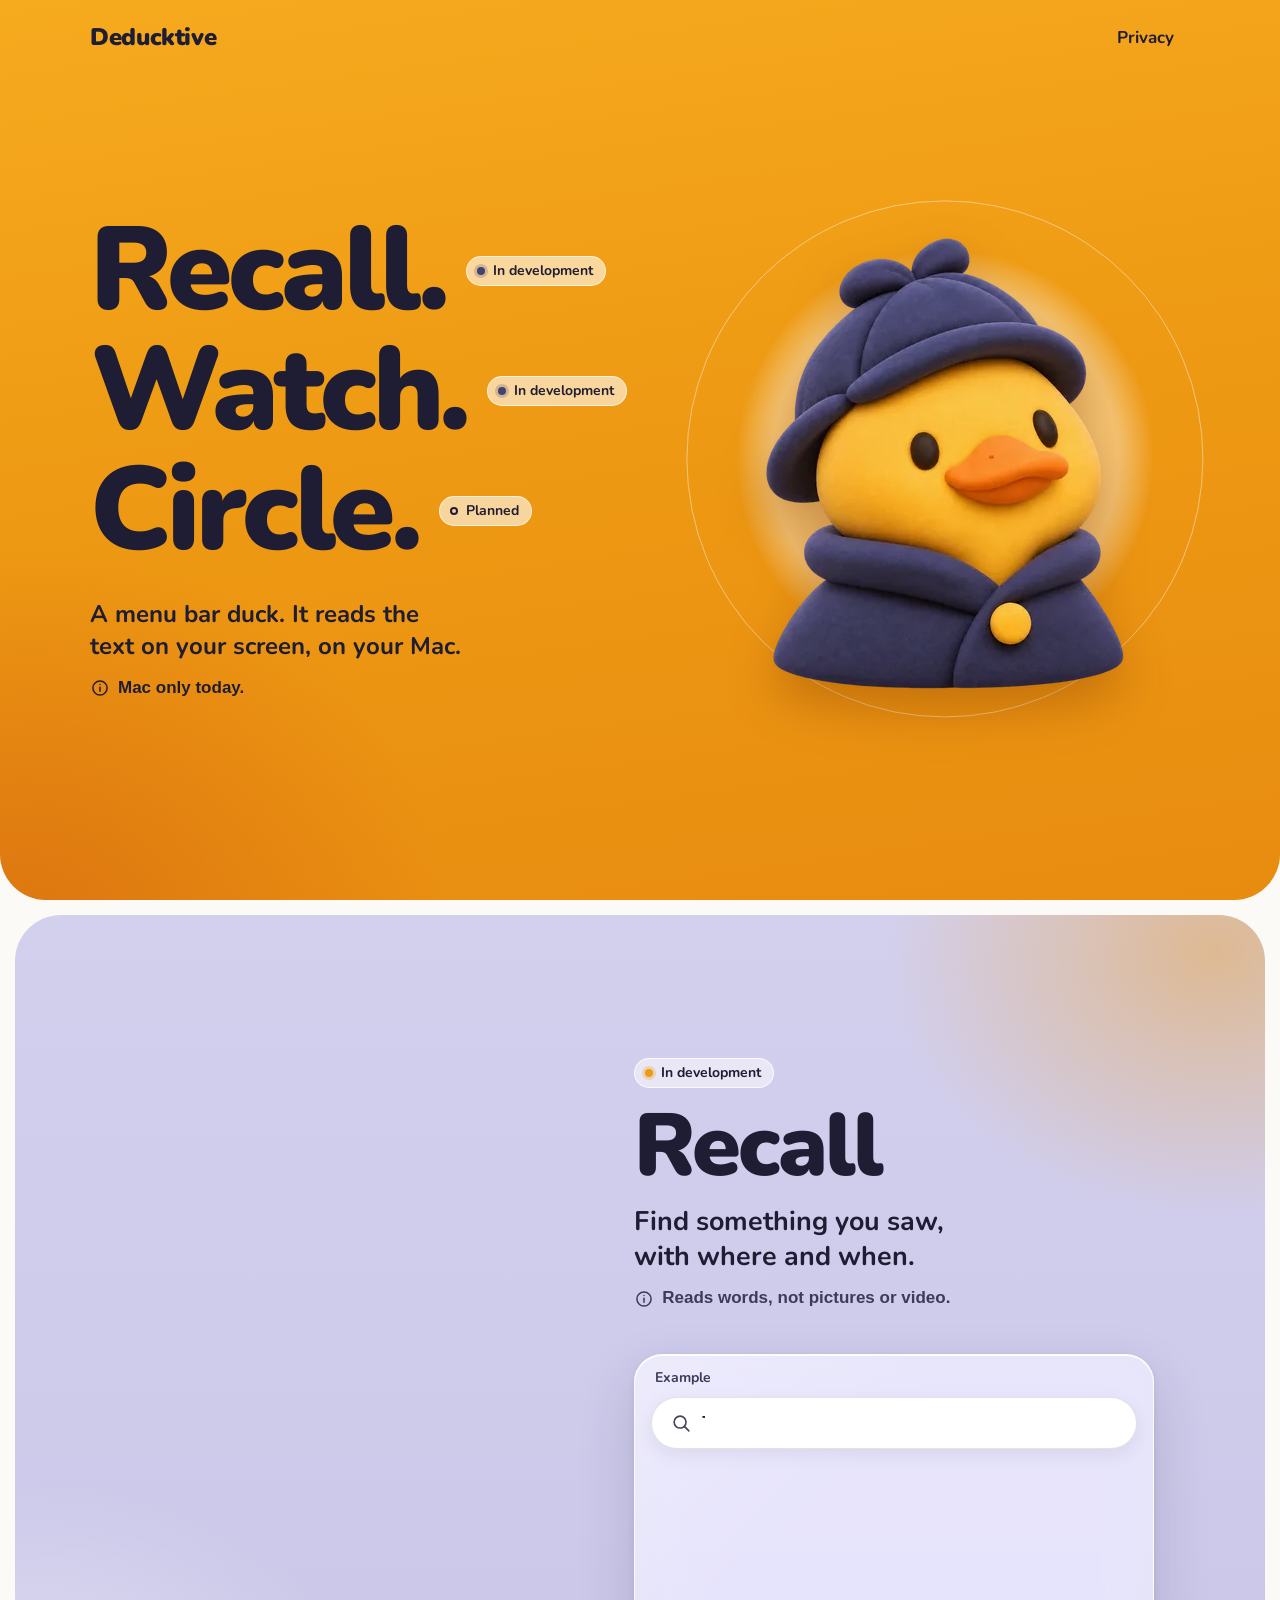
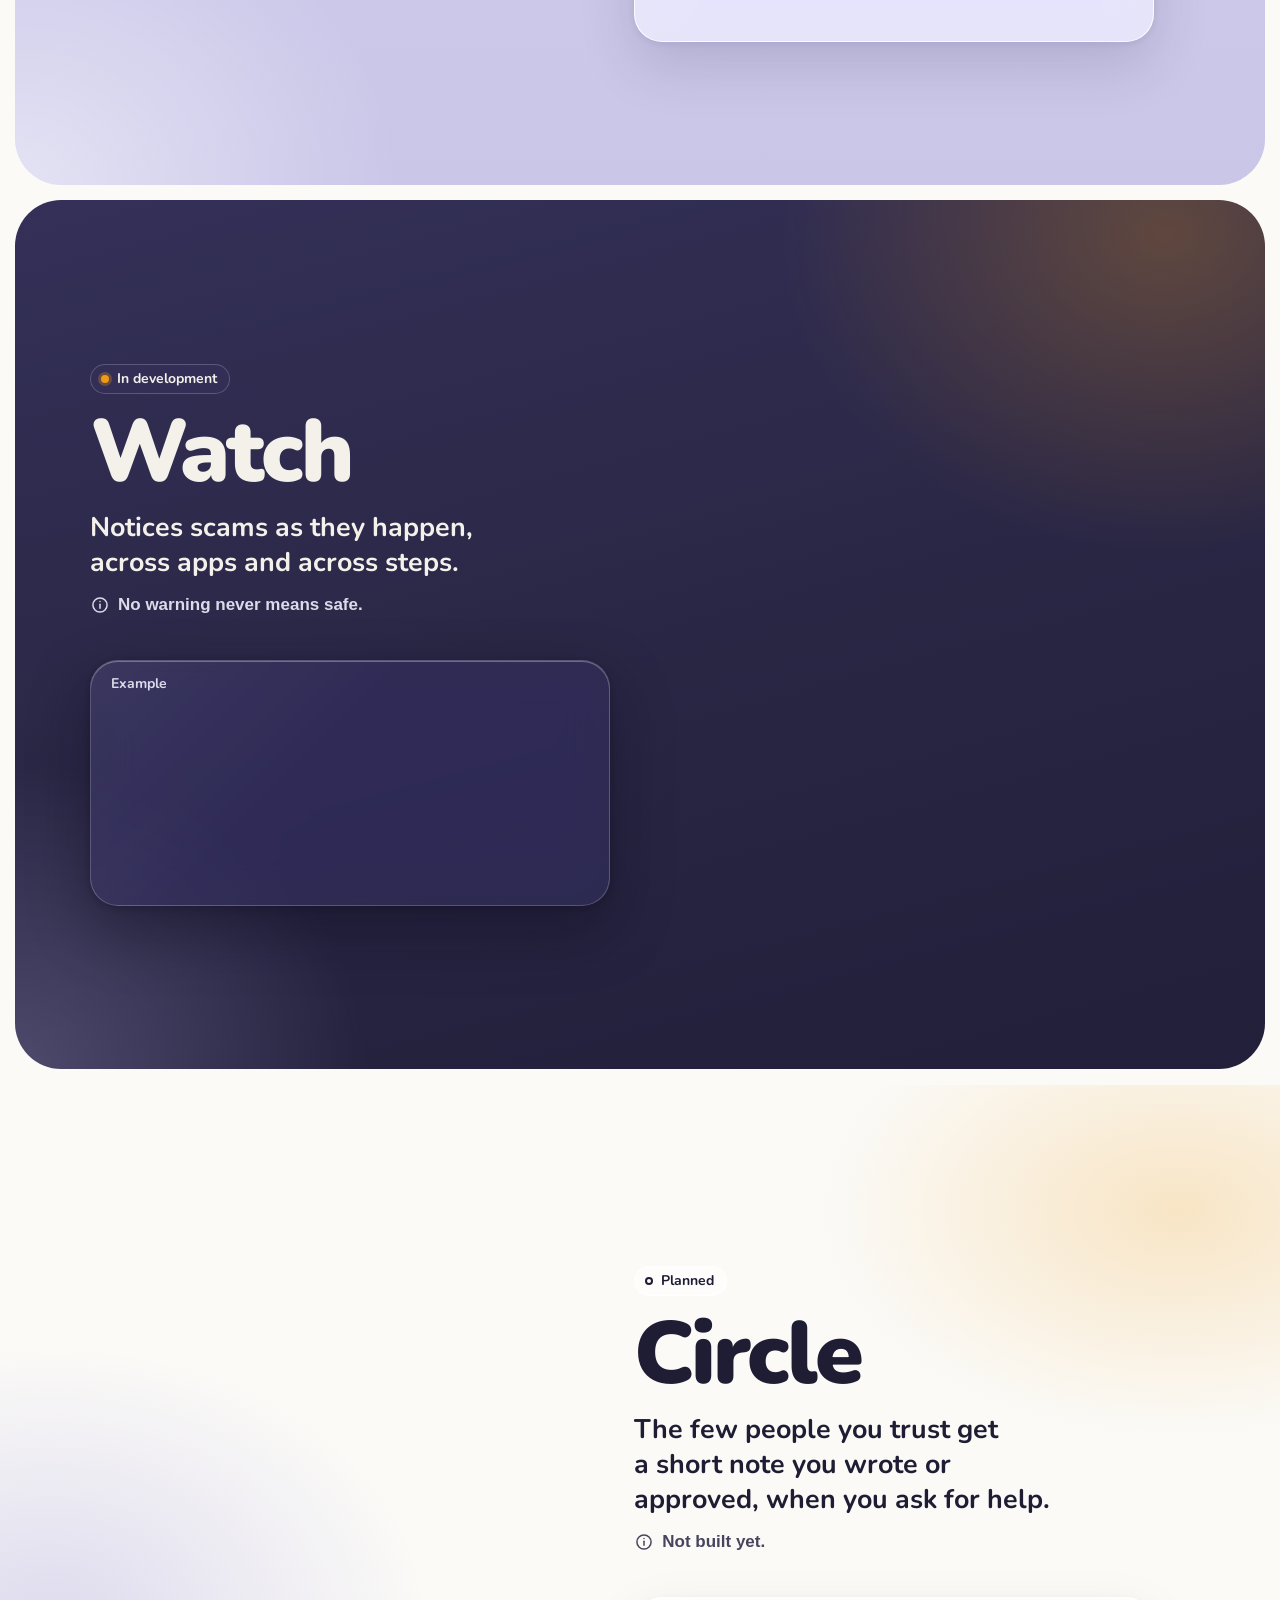
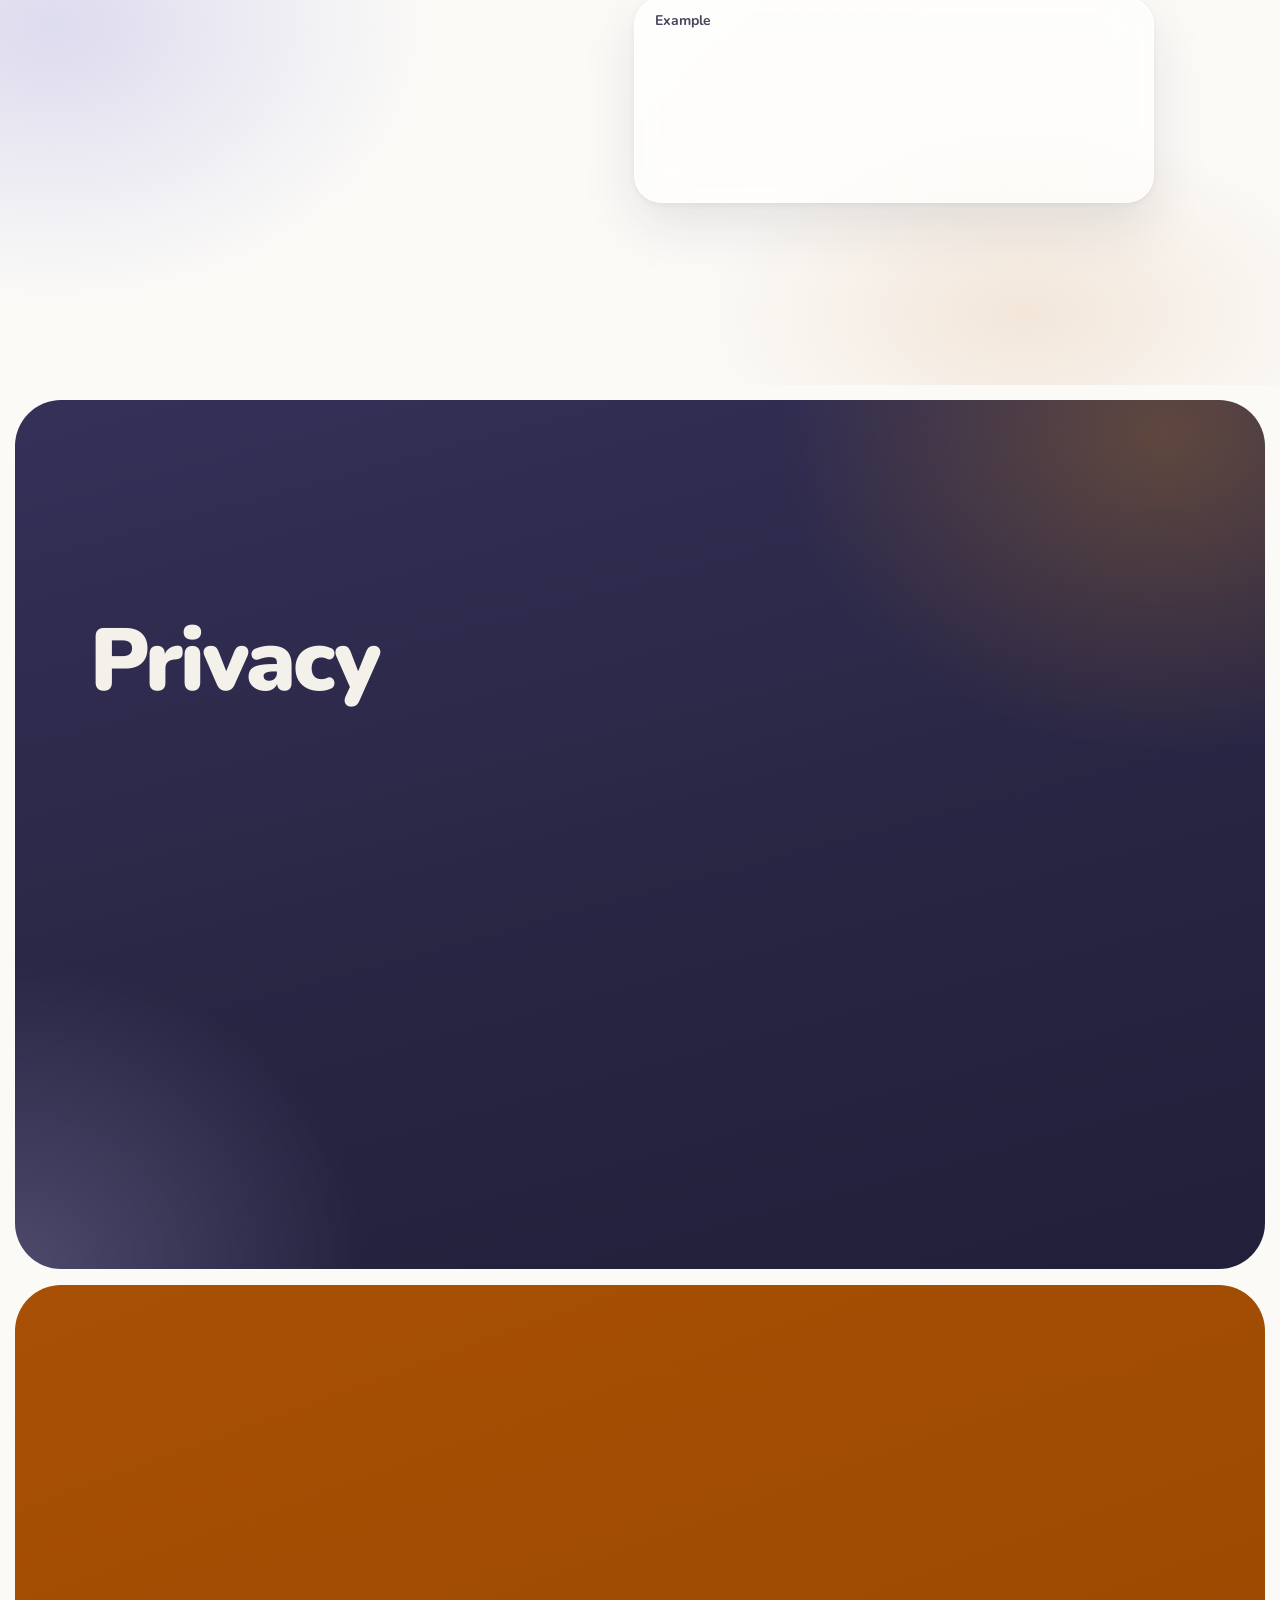
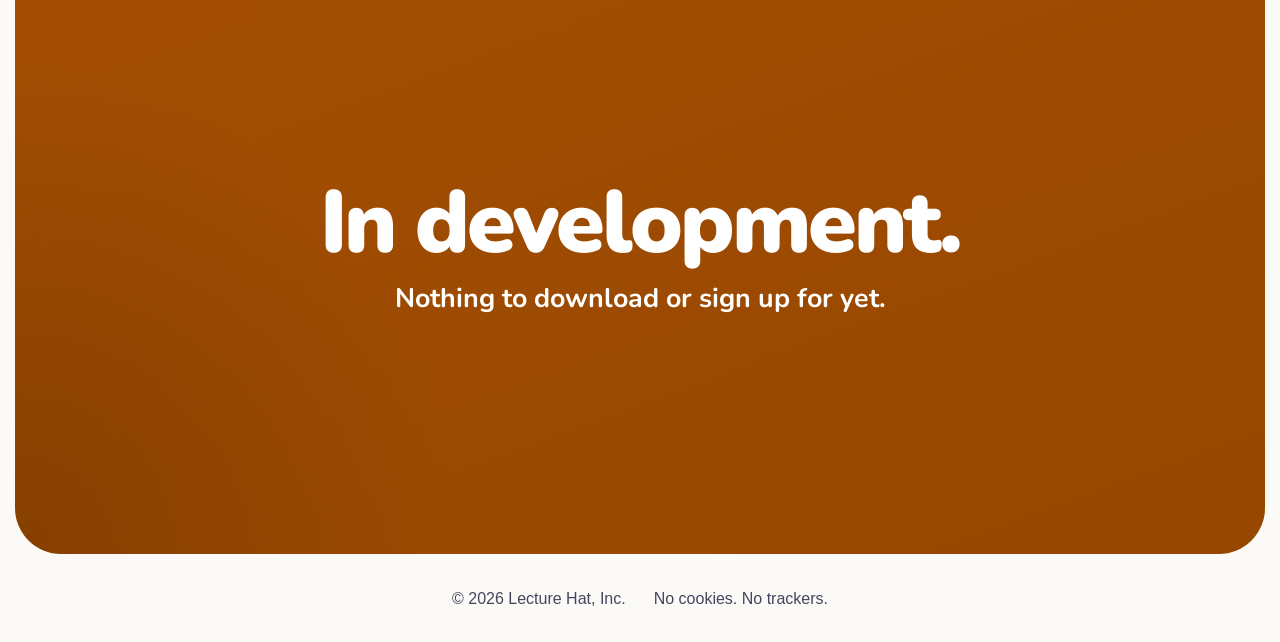
<file: index.html>
<!doctype html>
<html lang="en">
<head>
<meta charset="utf-8">
<meta name="viewport" content="width=device-width, initial-scale=1">
<meta http-equiv="Content-Security-Policy" content="default-src 'none'; img-src 'self'; style-src 'self'; font-src 'self'; script-src 'self'; manifest-src 'self'; base-uri 'none'; form-action 'none'">
<meta name="color-scheme" content="light dark">
<meta name="theme-color" content="#F6AA1E" media="(prefers-color-scheme: light)">
<meta name="theme-color" content="#211E3A" media="(prefers-color-scheme: dark)">
<title>Deducktive. Recall. Watch. Circle.</title>
<meta name="description" content="Deducktive is a duck in your Mac's menu bar. It reads the text on your screen, on your Mac, to find what you saw and to notice scams as they happen. Mac only today. In development.">
<link rel="canonical" href="https://deducktive.com/">
<meta property="og:type" content="website">
<meta property="og:site_name" content="Deducktive">
<meta property="og:url" content="https://deducktive.com/">
<meta property="og:title" content="Deducktive. Recall. Watch. Circle.">
<meta property="og:description" content="A duck in your Mac's menu bar. It reads the text on your screen, on your Mac. Mac only today. In development.">
<meta property="og:image" content="https://deducktive.com/assets/og.png">
<meta property="og:image:type" content="image/png">
<meta property="og:image:width" content="1200">
<meta property="og:image:height" content="630">
<meta property="og:image:alt" content="The Deducktive duck, a clay duck in a navy detective hat and coat, beside the words: Recall. Watch. Circle.">
<meta name="twitter:card" content="summary_large_image">
<meta name="twitter:title" content="Deducktive. Recall. Watch. Circle.">
<meta name="twitter:description" content="A duck in your Mac's menu bar. Mac only today. In development.">
<meta name="twitter:image" content="https://deducktive.com/assets/og.png">
<meta name="twitter:image:alt" content="The Deducktive duck, a clay duck in a navy detective hat and coat, beside the words: Recall. Watch. Circle.">
<link rel="icon" type="image/png" sizes="32x32" href="assets/img/favicon-32.png" media="(prefers-color-scheme: light)">
<link rel="icon" type="image/png" sizes="16x16" href="assets/img/favicon-16.png" media="(prefers-color-scheme: light)">
<link rel="icon" type="image/png" sizes="32x32" href="assets/img/favicon-dark-32.png" media="(prefers-color-scheme: dark)">
<link rel="icon" type="image/png" sizes="16x16" href="assets/img/favicon-dark-16.png" media="(prefers-color-scheme: dark)">
<link rel="apple-touch-icon" sizes="180x180" href="apple-touch-icon.png">
<link rel="manifest" href="site.webmanifest">
<link rel="preload" href="assets/fonts/nunito-latin-wght.woff2" as="font" type="font/woff2" crossorigin>
<link rel="stylesheet" href="assets/site.css">
<script src="assets/site.js" defer></script>
</head>
<body>

<svg class="sprite" xmlns="http://www.w3.org/2000/svg" aria-hidden="true" focusable="false">
  <symbol id="i-search" viewBox="0 0 24 24"><circle cx="11" cy="11" r="6.5"/><path d="M16 16l4.5 4.5"/></symbol>
  <symbol id="i-home" viewBox="0 0 24 24"><path d="M4 11.2L12 4.5l8 6.7"/><path d="M6.2 9.8V19h11.6V9.8"/><path d="M10 19v-5h4v5"/></symbol>
  <symbol id="i-form" viewBox="0 0 24 24"><rect x="5" y="4" width="14" height="16" rx="2.6"/><path d="M8.5 9h7M8.5 12.5h7M8.5 16h4"/></symbol>
  <symbol id="i-envelope" viewBox="0 0 24 24"><rect x="3.5" y="5.5" width="17" height="13" rx="2.6"/><path d="M4.2 7.6l7.8 5.9 7.8-5.9"/></symbol>
  <symbol id="i-warning" viewBox="0 0 24 24"><path d="M12 4.2l8.8 15.3H3.2z"/><path d="M12 10v4.4"/><path d="M12 17.2v.1"/></symbol>
  <symbol id="i-info" viewBox="0 0 24 24"><circle cx="12" cy="12" r="8.5"/><path d="M12 11v5"/><path d="M12 7.8v.1"/></symbol>
  <symbol id="i-check" viewBox="0 0 24 24"><path d="M5.5 12.5l4.2 4.2L18.5 7.5"/></symbol>
  <symbol id="i-arrow" viewBox="0 0 24 24"><path d="M5 12h13M13 6.5l5.5 5.5-5.5 5.5"/></symbol>
</svg>

<a class="skip" href="#main">Skip to the main content</a>

<header class="top">
  <a class="wordmark" href="#top" aria-label="Deducktive, back to the top">Deducktive</a>
  <a class="top-link" href="privacy.html">Privacy</a>
</header>

<main id="main">

  <!-- 1. The duck and three words -->
  <section class="screen hero field field-sun is-current" id="top" data-screen aria-labelledby="hero-h">
    <div class="wrap hero-grid">
      <div class="hero-copy">
        <h1 class="vh" id="hero-h">Deducktive: Recall, Watch, Circle</h1>
        <ul class="words">
          <li><a href="#recall"><span class="w">Recall.</span><span class="tag">In development</span></a></li>
          <li><a href="#watch"><span class="w">Watch.</span><span class="tag">In development</span></a></li>
          <li><a href="#circle"><span class="w">Circle.</span><span class="tag tag-planned">Planned</span></a></li>
        </ul>
        <p class="hero-say">A menu bar duck. It reads the text on your screen, on your Mac.</p>
        <p class="limit"><svg class="i" aria-hidden="true"><use href="#i-info"/></svg>Mac only today.</p>
      </div>
      <div class="art art-hero">
        <img src="assets/img/hero-duck-460.webp" srcset="assets/img/hero-duck-460.webp 460w, assets/img/hero-duck-920.webp 920w" sizes="(min-width: 960px) 460px, (min-width: 600px) 320px, 220px" width="460" height="460" alt="A soft clay duck in a navy detective hat and coat." fetchpriority="high">
      </div>
    </div>
  </section>

  <!-- 2. Recall -->
  <section class="screen act sheet field field-dawn" id="recall" data-screen aria-labelledby="recall-h">
    <div class="wrap act-grid">
      <div class="act-copy">
        <p class="tag">In development</p>
        <h2 id="recall-h">Recall</h2>
        <p class="say">Find something you saw, with where and when.</p>
        <p class="limit"><svg class="i" aria-hidden="true"><use href="#i-info"/></svg>Reads words, not pictures or video.</p>
      </div>
      <div class="art">
        <img src="assets/img/art-ask-400.webp" srcset="assets/img/art-ask-400.webp 400w, assets/img/art-ask-800.webp 800w" sizes="(min-width: 960px) 400px, (min-width: 600px) 300px, 210px" width="400" height="400" loading="lazy" decoding="async" alt="The clay duck holds a magnifying glass over three small cards: a phone number, a calendar and a note.">
      </div>
      <figure class="demo demo-recall glass" data-play>
        <figcaption>Example</figcaption>
        <p class="ask paper"><svg class="i" aria-hidden="true"><use href="#i-search"/></svg><span class="typed">The plumber's number?</span></p>
        <div class="answer paper step d3">
          <p class="ans-val"><span>(415) 555-0142</span></p>
          <dl class="src">
            <div class="step d4"><dt>Where</dt><dd>Safari, Rivera Plumbing</dd></div>
            <div class="step d5"><dt>When</dt><dd>Tuesday, 3:14 PM</dd></div>
          </dl>
        </div>
      </figure>
    </div>
  </section>

  <!-- 3. Watch -->
  <section class="screen act flip sheet field field-night" id="watch" data-screen aria-labelledby="watch-h">
    <div class="wrap act-grid">
      <div class="act-copy">
        <p class="tag">In development</p>
        <h2 id="watch-h">Watch</h2>
        <p class="say">Notices scams as they happen, across apps and across steps.</p>
        <p class="limit"><svg class="i" aria-hidden="true"><use href="#i-info"/></svg>No warning never means safe.</p>
      </div>
      <div class="art">
        <img src="assets/img/art-protect-400.webp" srcset="assets/img/art-protect-400.webp 400w, assets/img/art-protect-800.webp 800w" sizes="(min-width: 960px) 400px, (min-width: 600px) 300px, 210px" width="400" height="400" loading="lazy" decoding="async" alt="The clay duck holds up a hand in front of a pop-up window that shows a red warning sign.">
      </div>
      <figure class="demo demo-watch glass" data-play>
        <figcaption>Example</figcaption>
        <div class="trail">
          <span class="arc" aria-hidden="true"></span>
          <ol>
            <li class="card paper step d1"><svg class="i" aria-hidden="true"><use href="#i-home"/></svg><span class="k">Listing</span><span class="v"><mark>Mallard Homes</mark></span></li>
            <li class="card paper step d2"><svg class="i" aria-hidden="true"><use href="#i-form"/></svg><span class="k">Form</span><span class="v">Your details</span></li>
            <li class="card paper step d3"><svg class="i" aria-hidden="true"><use href="#i-envelope"/></svg><span class="k">E-mail</span><span class="v"><mark>Teal Rentals</mark></span></li>
          </ol>
        </div>
        <p class="finding step d6"><svg class="i" aria-hidden="true"><use href="#i-warning"/></svg>Different company than the listing.</p>
      </figure>
    </div>
  </section>

  <!-- 4. Circle -->
  <section class="screen act field field-plain" id="circle" data-screen aria-labelledby="circle-h">
    <div class="wrap act-grid">
      <div class="act-copy">
        <p class="tag tag-planned">Planned</p>
        <h2 id="circle-h">Circle</h2>
        <p class="say">The few people you trust get a short note you wrote or approved, when you ask for help.</p>
        <p class="limit"><svg class="i" aria-hidden="true"><use href="#i-info"/></svg>Not built yet.</p>
      </div>
      <div class="art art-wide">
        <img src="assets/img/family-ducklings-560.webp" srcset="assets/img/family-ducklings-560.webp 560w, assets/img/family-ducklings-1120.webp 1120w" sizes="(min-width: 960px) 500px, 300px" width="560" height="319" loading="lazy" decoding="async" alt="The clay duck walks ahead and three small ducklings follow in a line: the people you trust.">
      </div>
      <figure class="demo demo-circle glass" data-play>
        <figcaption>Example</figcaption>
        <div class="send">
          <p class="note paper step d1">Can you look at this with me?</p>
          <span class="wire step d2" aria-hidden="true"><i class="pip"></i></span>
          <ul class="people">
            <li class="step d2" aria-hidden="true"><span class="av">D</span></li>
            <li class="chosen step d2"><span class="av" aria-hidden="true">M</span><span class="nm"><span class="vh">Sent to </span>Maya</span></li>
            <li class="step d2" aria-hidden="true"><span class="av">S</span></li>
          </ul>
        </div>
      </figure>
    </div>
  </section>

  <!-- 5. Privacy -->
  <section class="screen act flip sheet field field-night" id="privacy" data-screen aria-labelledby="privacy-h">
    <div class="wrap act-grid act-grid-two">
      <div class="act-copy">
        <h2 id="privacy-h">Privacy</h2>
        <ul class="lines" data-play>
          <li class="step d1">Today the app makes no network requests.</li>
          <li class="step d2">Screen text is analysed on your Mac.</li>
          <li class="step d3">Lookups, when they come, will run only when you click and will show what is sent.</li>
          <li class="step d4">Always visible. One click pauses it.</li>
        </ul>
        <a class="btn step d5" href="privacy.html">The detailed table<svg class="i" aria-hidden="true"><use href="#i-arrow"/></svg></a>
      </div>
      <div class="art">
        <img src="assets/img/art-private-400.webp" srcset="assets/img/art-private-400.webp 400w, assets/img/art-private-800.webp 800w" sizes="(min-width: 960px) 400px, (min-width: 600px) 300px, 210px" width="400" height="400" loading="lazy" decoding="async" alt="The clay duck sits with an arm around a small laptop that shows a closed padlock.">
      </div>
    </div>
  </section>

  <!-- 6. Status -->
  <section class="screen status sheet field field-ember" id="status" data-screen aria-labelledby="status-h">
    <div class="wrap status-inner">
      <div class="art art-small">
        <img src="assets/img/duck-wave-220.webp" srcset="assets/img/duck-wave-220.webp 220w, assets/img/duck-wave-440.webp 440w" sizes="220px" width="220" height="220" loading="lazy" decoding="async" alt="The clay duck waves.">
      </div>
      <h2 id="status-h">In development.</h2>
      <p class="say">Nothing to download or sign up for yet.</p>
    </div>
  </section>

</main>

<footer class="foot">
  <p>© 2026 Lecture Hat, Inc.</p>
  <p>No cookies. No trackers.</p>
</footer>

</body>
</html>
</file>
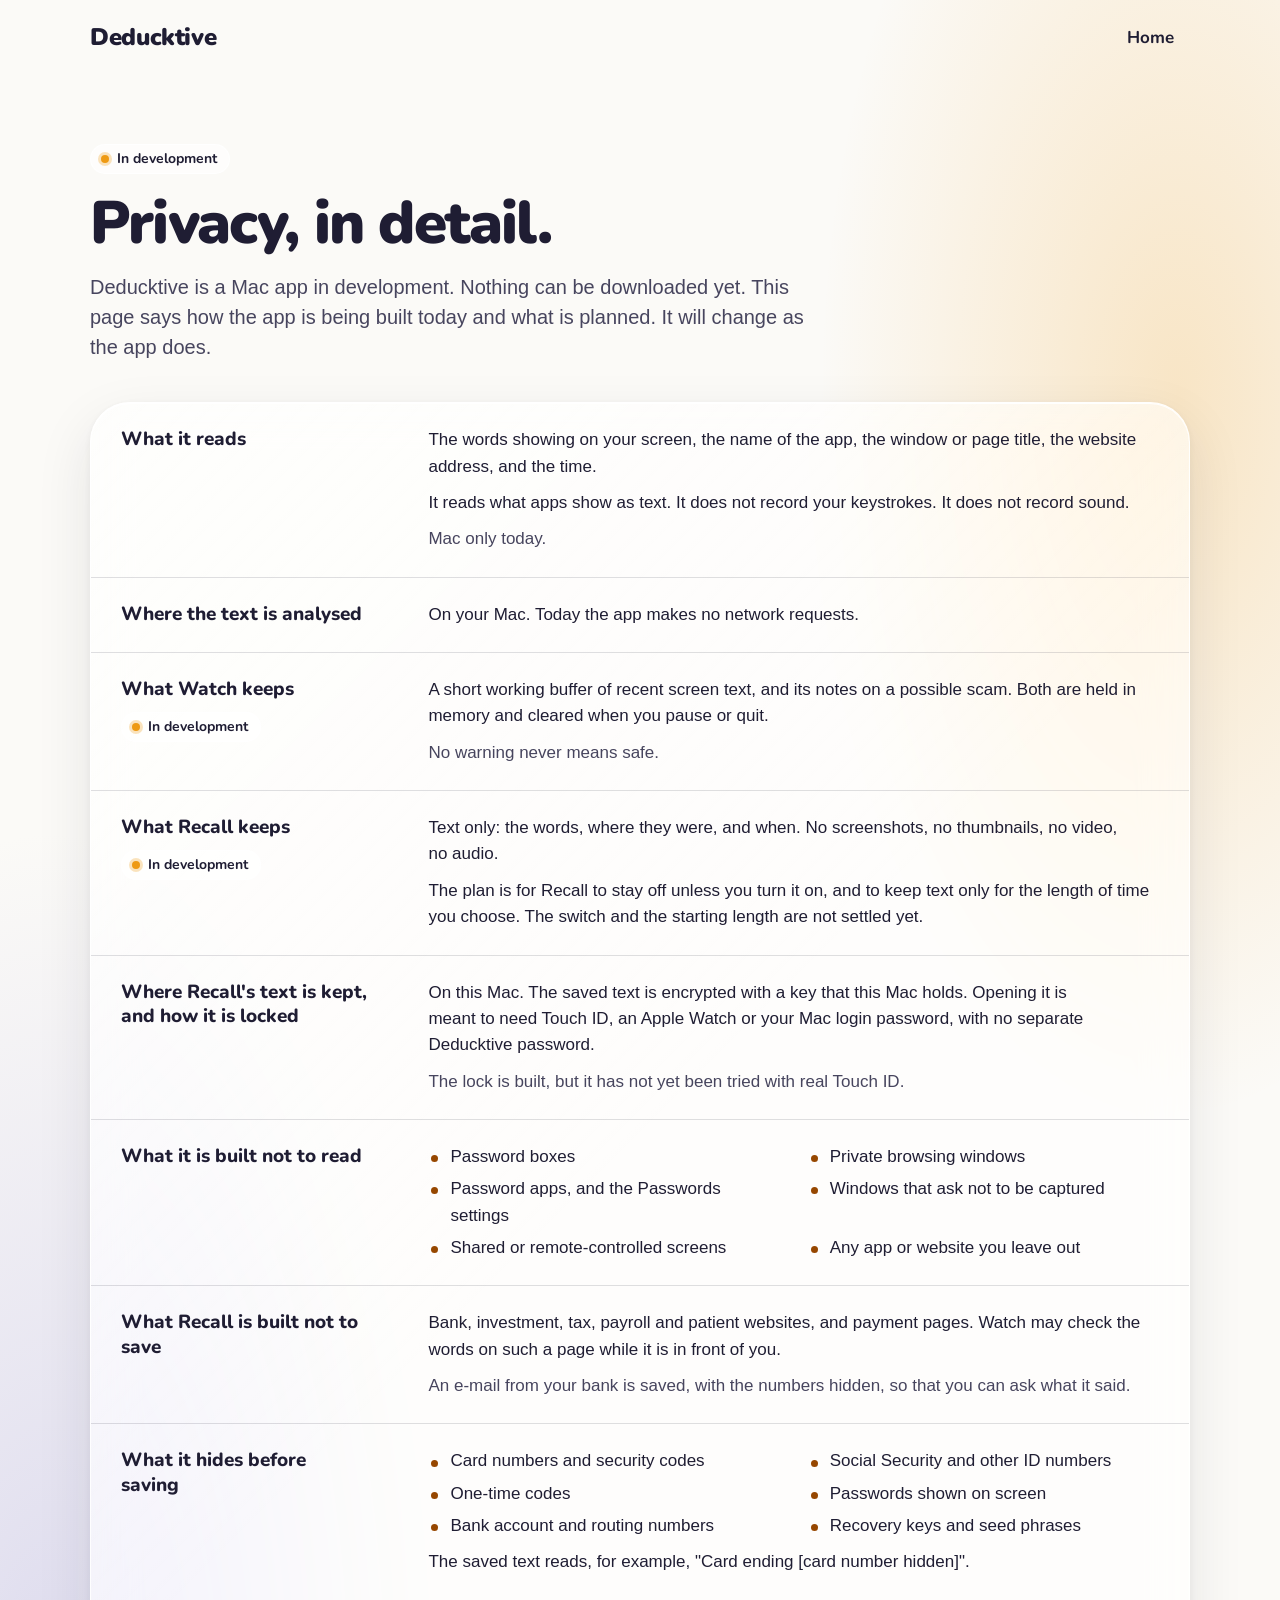
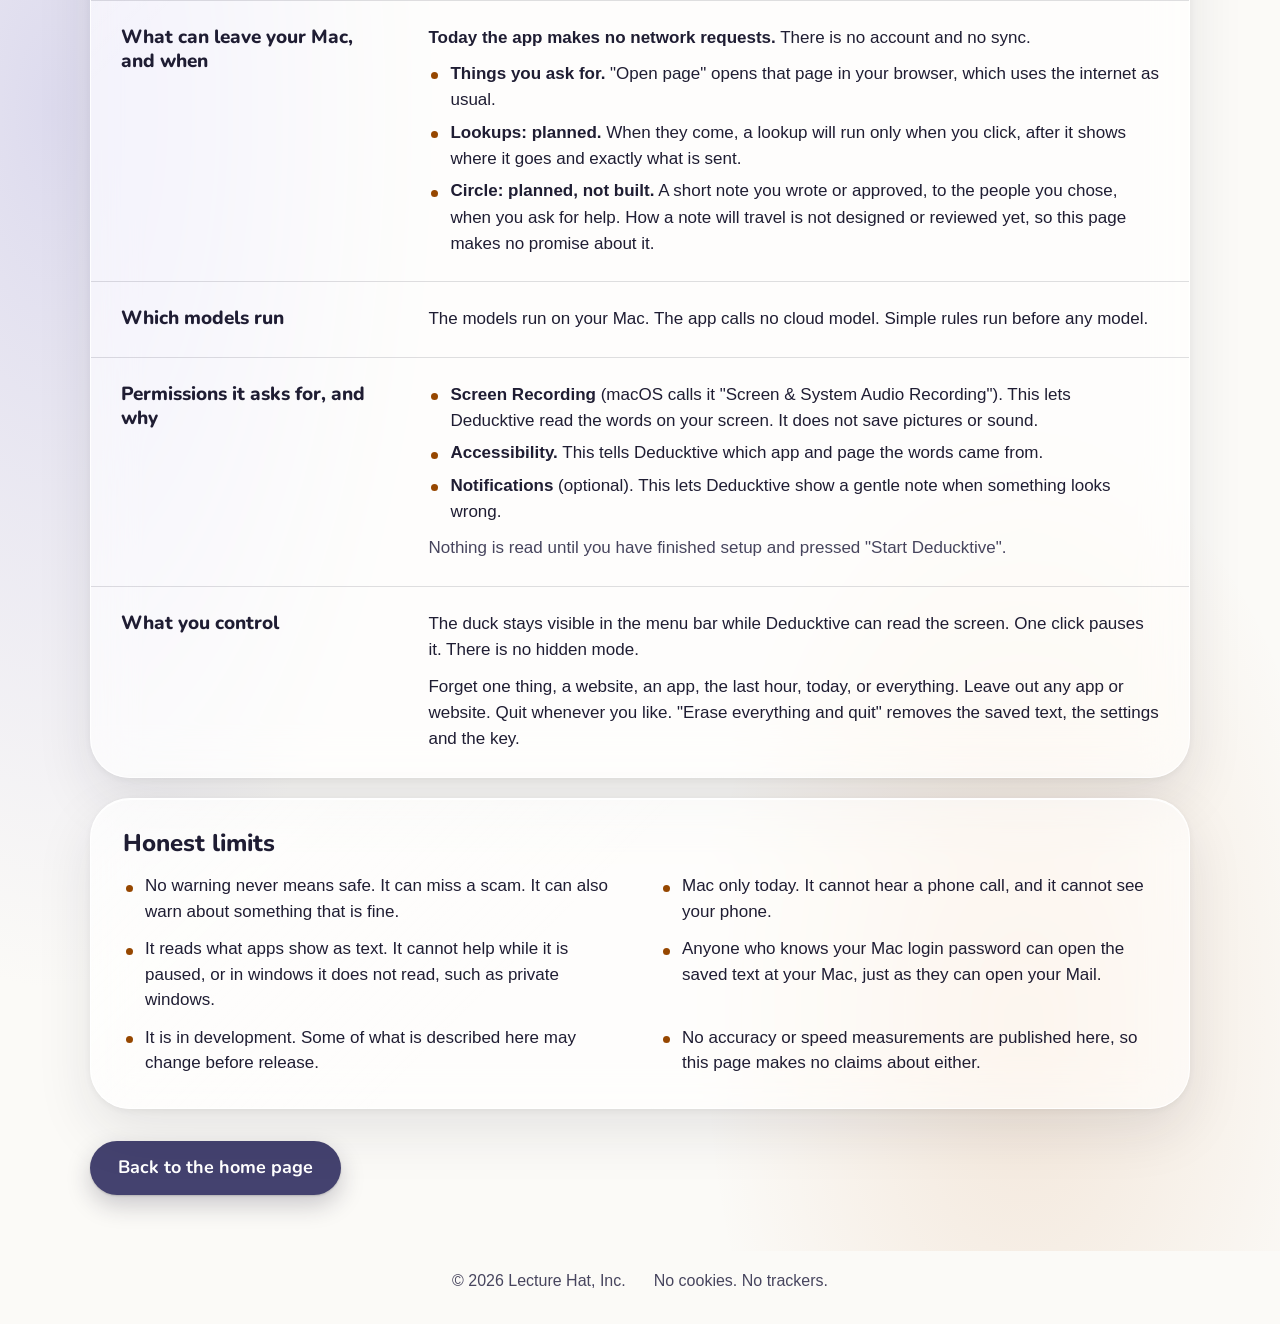
<file: privacy.html>
<!doctype html>
<html lang="en">
<head>
<meta charset="utf-8">
<meta name="viewport" content="width=device-width, initial-scale=1">
<meta http-equiv="Content-Security-Policy" content="default-src 'none'; img-src 'self'; style-src 'self'; font-src 'self'; manifest-src 'self'; base-uri 'none'; form-action 'none'">
<meta name="color-scheme" content="light dark">
<meta name="theme-color" content="#FBFAF7" media="(prefers-color-scheme: light)">
<meta name="theme-color" content="#161426" media="(prefers-color-scheme: dark)">
<title>Privacy, in detail. Deducktive</title>
<meta name="description" content="What Deducktive reads, keeps, hides and sends, line by line. Deducktive is a Mac app in development. Today the app makes no network requests.">
<link rel="canonical" href="https://deducktive.com/privacy.html">
<link rel="icon" type="image/png" sizes="32x32" href="assets/img/favicon-32.png" media="(prefers-color-scheme: light)">
<link rel="icon" type="image/png" sizes="16x16" href="assets/img/favicon-16.png" media="(prefers-color-scheme: light)">
<link rel="icon" type="image/png" sizes="32x32" href="assets/img/favicon-dark-32.png" media="(prefers-color-scheme: dark)">
<link rel="icon" type="image/png" sizes="16x16" href="assets/img/favicon-dark-16.png" media="(prefers-color-scheme: dark)">
<link rel="apple-touch-icon" sizes="180x180" href="apple-touch-icon.png">
<link rel="manifest" href="site.webmanifest">
<link rel="preload" href="assets/fonts/nunito-latin-wght.woff2" as="font" type="font/woff2" crossorigin>
<link rel="stylesheet" href="assets/site.css">
</head>
<body>

<a class="skip" href="#main">Skip to the main content</a>

<header class="top">
  <a class="wordmark" href="./" aria-label="Deducktive, home page">Deducktive</a>
  <a class="top-link" href="./">Home</a>
</header>

<main class="doc field field-plain" id="main">
  <div class="wrap">
    <div class="doc-head">
      <p class="tag">In development</p>
      <h1>Privacy, in detail.</h1>
      <p>Deducktive is a Mac app in development. Nothing can be downloaded yet. This page says how the app is being built today and what is planned. It will change as the app does.</p>
    </div>

    <table class="ptable glass">
      <caption class="vh">What Deducktive reads, keeps, leaves out, hides and sends</caption>
      <tbody>
        <tr>
          <th scope="row">What it reads</th>
          <td>
            <p>The words showing on your screen, the name of the app, the window or page title, the website address, and the time.</p>
            <p>It reads what apps show as text. It does not record your keystrokes. It does not record sound.</p>
            <p class="muted">Mac only today.</p>
          </td>
        </tr>
        <tr>
          <th scope="row">Where the text is analysed</th>
          <td>
            <p>On your Mac. Today the app makes no network requests.</p>
          </td>
        </tr>
        <tr>
          <th scope="row">What Watch keeps<br><span class="tag">In development</span></th>
          <td>
            <p>A short working buffer of recent screen text, and its notes on a possible scam. Both are held in memory and cleared when you pause or quit.</p>
            <p class="muted">No warning never means safe.</p>
          </td>
        </tr>
        <tr>
          <th scope="row">What Recall keeps<br><span class="tag">In development</span></th>
          <td>
            <p>Text only: the words, where they were, and when. No screenshots, no thumbnails, no video, no audio.</p>
            <p>The plan is for Recall to stay off unless you turn it on, and to keep text only for the length of time you choose. The switch and the starting length are not settled yet.</p>
          </td>
        </tr>
        <tr>
          <th scope="row">Where Recall's text is kept, and how it is locked</th>
          <td>
            <p>On this Mac. The saved text is encrypted with a key that this Mac holds. Opening it is meant to need Touch ID, an Apple Watch or your Mac login password, with no separate Deducktive password.</p>
            <p class="muted">The lock is built, but it has not yet been tried with real Touch ID.</p>
          </td>
        </tr>
        <tr>
          <th scope="row">What it is built not to read</th>
          <td>
            <ul class="two">
              <li>Password boxes</li>
              <li>Private browsing windows</li>
              <li>Password apps, and the Passwords settings</li>
              <li>Windows that ask not to be captured</li>
              <li>Shared or remote-controlled screens</li>
              <li>Any app or website you leave out</li>
            </ul>
          </td>
        </tr>
        <tr>
          <th scope="row">What Recall is built not to save</th>
          <td>
            <p>Bank, investment, tax, payroll and patient websites, and payment pages. Watch may check the words on such a page while it is in front of you.</p>
            <p class="muted">An e-mail from your bank is saved, with the numbers hidden, so that you can ask what it said.</p>
          </td>
        </tr>
        <tr>
          <th scope="row">What it hides before saving</th>
          <td>
            <ul class="two">
              <li>Card numbers and security codes</li>
              <li>Social Security and other ID numbers</li>
              <li>One-time codes</li>
              <li>Passwords shown on screen</li>
              <li>Bank account and routing numbers</li>
              <li>Recovery keys and seed phrases</li>
            </ul>
            <p>The saved text reads, for example, "Card ending [card number hidden]".</p>
          </td>
        </tr>
        <tr>
          <th scope="row">What can leave your Mac, and when</th>
          <td>
            <p><strong>Today the app makes no network requests.</strong> There is no account and no sync.</p>
            <ul>
              <li><strong>Things you ask for.</strong> "Open page" opens that page in your browser, which uses the internet as usual.</li>
              <li><strong>Lookups: planned.</strong> When they come, a lookup will run only when you click, after it shows where it goes and exactly what is sent.</li>
              <li><strong>Circle: planned, not built.</strong> A short note you wrote or approved, to the people you chose, when you ask for help. How a note will travel is not designed or reviewed yet, so this page makes no promise about it.</li>
            </ul>
          </td>
        </tr>
        <tr>
          <th scope="row">Which models run</th>
          <td>
            <p>The models run on your Mac. The app calls no cloud model. Simple rules run before any model.</p>
          </td>
        </tr>
        <tr>
          <th scope="row">Permissions it asks for, and why</th>
          <td>
            <ul>
              <li><strong>Screen Recording</strong> (macOS calls it "Screen &amp; System Audio Recording"). This lets Deducktive read the words on your screen. It does not save pictures or sound.</li>
              <li><strong>Accessibility.</strong> This tells Deducktive which app and page the words came from.</li>
              <li><strong>Notifications</strong> (optional). This lets Deducktive show a gentle note when something looks wrong.</li>
            </ul>
            <p class="muted">Nothing is read until you have finished setup and pressed "Start Deducktive".</p>
          </td>
        </tr>
        <tr>
          <th scope="row">What you control</th>
          <td>
            <p>The duck stays visible in the menu bar while Deducktive can read the screen. One click pauses it. There is no hidden mode.</p>
            <p>Forget one thing, a website, an app, the last hour, today, or everything. Leave out any app or website. Quit whenever you like. "Erase everything and quit" removes the saved text, the settings and the key.</p>
          </td>
        </tr>
      </tbody>
    </table>

    <div class="limits glass">
      <h2>Honest limits</h2>
      <ul>
        <li>No warning never means safe. It can miss a scam. It can also warn about something that is fine.</li>
        <li>Mac only today. It cannot hear a phone call, and it cannot see your phone.</li>
        <li>It reads what apps show as text. It cannot help while it is paused, or in windows it does not read, such as private windows.</li>
        <li>Anyone who knows your Mac login password can open the saved text at your Mac, just as they can open your Mail.</li>
        <li>It is in development. Some of what is described here may change before release.</li>
        <li>No accuracy or speed measurements are published here, so this page makes no claims about either.</li>
      </ul>
    </div>

    <p class="doc-back"><a class="btn" href="./">Back to the home page</a></p>
  </div>
</main>

<footer class="foot">
  <p>© 2026 Lecture Hat, Inc.</p>
  <p>No cookies. No trackers.</p>
</footer>

</body>
</html>
</file>
<file: assets/site.css>
/* Deducktive site. One stylesheet, no external requests.
   One idea per screen: the duck and three words, then one screen per word.
   Palette follows design/DESIGN_SPEC.md section 4.1 (see site/README.md). */

/* Nunito, for headings, buttons and the wordmark. SIL Open Font License 1.1 (fonts/OFL.txt).
   Latin letters only, weights 600 to 900. Body text uses the visitor's system font. */
@font-face {
  font-family: "Nunito";
  font-style: normal;
  font-weight: 600 900;
  font-display: swap;
  src: url("fonts/nunito-latin-wght.woff2") format("woff2");
}

/* ---------- tokens ---------- */
:root {
  color-scheme: light dark;

  --amber: #EE9A14;
  --canvas: #FBFAF7;
  --ink: #1F1D33;
  --ink2: #47455E;
  --accent: #964700;
  --link: #44426F;
  --line: rgba(31, 29, 51, 0.14);
  --line-strong: #8A8799;
  --focus: #44426F;

  --btn: #44426F;
  --btn-hover: #322E4B;
  --on-btn: #FFFFFF;

  --glass-bg: rgba(255, 255, 255, 0.62);
  --glass-solid: #FFFFFF;
  --glass-line: rgba(255, 255, 255, 0.90);
  --glass-shine: rgba(255, 255, 255, 0.95);
  --glass-sheen: rgba(255, 255, 255, 0.22);
  --glass-shadow: 0 22px 56px rgba(31, 29, 51, 0.10), 0 2px 8px rgba(31, 29, 51, 0.06);
  --glass-blur: blur(22px) saturate(1.5);

  /* paper: the opaque surface inside the small demonstrations (never glass) */
  --paper: #FFFFFF;
  --paper-ink: #1F1D33;
  --paper-ink2: #47455E;
  --paper-line: rgba(31, 29, 51, 0.12);
  --sunken: #F3F1EC;
  --mark: rgba(253, 200, 55, 0.55);   /* the highlight under the answer */

  /* meaning. A caution never borrows the brand orange or amber. */
  --caution: #5F5200;
  --caution-soft: #FCF6BE;
  --caution-edge: #C9B100;

  /* the soft disc and ring behind each piece of clay art */
  --halo: rgba(255, 255, 255, 0.55);
  --halo-ring: rgba(255, 255, 255, 0.70);
  --art-shadow: rgba(36, 31, 59, 0.24);

  --blob-a: rgba(238, 154, 20, 0.22);
  --blob-b: rgba(201, 198, 232, 0.60);
  --blob-c: rgba(184, 87, 4, 0.12);

  --r-xl: 40px;
  --r-lg: 28px;
  --r-md: 20px;

  --f-text: -apple-system, BlinkMacSystemFont, "SF Pro Text", "Segoe UI", Roboto, "Helvetica Neue", Helvetica, Arial, sans-serif;
  --f-round: "Nunito", ui-rounded, "SF Pro Rounded", -apple-system, BlinkMacSystemFont, "Segoe UI", Roboto, "Helvetica Neue", Arial, sans-serif;
  --ease: cubic-bezier(0.2, 0.8, 0.2, 1);
}

@media (prefers-color-scheme: dark) {
  :root {
    --canvas: #161426;
    --ink: #F4F1EA;
    --ink2: #C5C3D6;
    --accent: #F4A55B;
    --link: #B8B4EE;
    --line: rgba(255, 255, 255, 0.14);
    --line-strong: #8683A6;
    --focus: #B8B4EE;

    --btn: #B8B4EE;
    --btn-hover: #CAC7F5;
    --on-btn: #18162C;

    --glass-bg: rgba(255, 255, 255, 0.07);
    --glass-solid: #211E3A;
    --glass-line: rgba(255, 255, 255, 0.14);
    --glass-shine: rgba(255, 255, 255, 0.20);
    --glass-sheen: rgba(255, 255, 255, 0.07);
    --glass-shadow: 0 22px 56px rgba(0, 0, 0, 0.38), 0 2px 8px rgba(0, 0, 0, 0.25);

    --paper: #2B2849;
    --paper-ink: #F4F1EA;
    --paper-ink2: #C5C3D6;
    --paper-line: rgba(255, 255, 255, 0.12);
    --sunken: #1A1830;
    --mark: rgba(253, 200, 55, 0.30);

    --caution: #E9D84A;
    --caution-soft: #35320F;
    --caution-edge: #A99A00;

    --halo: rgba(184, 180, 238, 0.16);
    --halo-ring: rgba(184, 180, 238, 0.26);
    --art-shadow: rgba(0, 0, 0, 0.45);

    --blob-a: rgba(238, 154, 20, 0.08);
    --blob-b: rgba(179, 175, 221, 0.10);
    --blob-c: rgba(184, 87, 4, 0.10);
  }
}

/* ---------- base ---------- */
* { box-sizing: border-box; }
html { -webkit-text-size-adjust: 100%; text-size-adjust: 100%; }
@media (prefers-reduced-motion: no-preference) { html { scroll-behavior: smooth; } }
body {
  margin: 0;
  background: var(--canvas);
  color: var(--ink);
  font-family: var(--f-text);
  font-size: 1.125rem;
  line-height: 1.55;
  -webkit-font-smoothing: antialiased;
  text-rendering: optimizeLegibility;
  overflow-x: clip;
}
img, svg { max-width: 100%; }
img { height: auto; display: block; }
h1, h2, h3 { font-family: var(--f-round); color: var(--ink); margin: 0; text-wrap: balance; }
p, figure, dl, dd { margin: 0; }
p { text-wrap: pretty; }
ul, ol { margin: 0; padding: 0; list-style: none; }
a { color: var(--link); text-underline-offset: 3px; text-decoration-thickness: 1.5px; }
strong, b { font-weight: 650; }
:focus-visible { outline: 3px solid var(--focus); outline-offset: 3px; border-radius: 10px; }

.vh { position: absolute; width: 1px; height: 1px; margin: -1px; padding: 0; overflow: hidden; clip: rect(0 0 0 0); white-space: nowrap; border: 0; }
.skip { position: absolute; left: 16px; top: -90px; z-index: 60; background: var(--btn); color: var(--on-btn); padding: 14px 22px; border-radius: 999px; font-weight: 600; text-decoration: none; }
.skip:focus { top: 14px; }
.sprite { position: absolute; width: 0; height: 0; overflow: hidden; }
.i { width: 22px; height: 22px; flex: none; fill: none; stroke: currentColor; stroke-width: 1.8; stroke-linecap: round; stroke-linejoin: round; }

.wrap { width: 100%; max-width: 1180px; margin: 0 auto; padding: 0 clamp(16px, 4vw, 40px); }

/* ---------- glass and paper ---------- */
.glass {
  position: relative;
  background-color: var(--glass-bg);
  background-image: linear-gradient(135deg, var(--glass-sheen), rgba(255, 255, 255, 0) 42%);
  border: 1px solid var(--glass-line);
  box-shadow: inset 0 1px 0 var(--glass-shine), var(--glass-shadow);
  -webkit-backdrop-filter: var(--glass-blur);
  backdrop-filter: var(--glass-blur);
}
@supports not ((backdrop-filter: blur(1px)) or (-webkit-backdrop-filter: blur(1px))) {
  .glass { background-color: var(--glass-solid); background-image: none; }
}
@media (prefers-reduced-transparency: reduce), (prefers-contrast: more) {
  .glass { background-color: var(--glass-solid); background-image: none; -webkit-backdrop-filter: none; backdrop-filter: none; }
}
.paper {
  --ink: var(--paper-ink);
  --ink2: var(--paper-ink2);
  --line: var(--paper-line);
  color: var(--ink);
  background-color: var(--paper);
  border: 1px solid var(--paper-line);
  box-shadow: 0 6px 18px rgba(31, 29, 51, 0.08);
}

/* ---------- colour fields: amber, lilac, indigo, orange, and the plain canvas ---------- */
.sheet { margin: clamp(8px, 1.2vw, 16px); border-radius: clamp(26px, 3.6vw, 48px); overflow: clip; }
.field { position: relative; isolation: isolate; color: var(--ink); }

.field-sun {
  --ink: #1F1D33;
  --ink2: #1F1D33;
  --accent: #1F1D33;
  --link: #1F1D33;
  --focus: #1F1D33;
  --glass-bg: rgba(255, 250, 240, 0.62);
  --glass-solid: #FFE6B8;
  --glass-line: rgba(255, 255, 255, 0.70);
  --glass-shadow: 0 10px 26px rgba(120, 52, 0, 0.16);
  --halo: rgba(255, 246, 226, 0.46);
  --halo-ring: rgba(255, 255, 255, 0.62);
  --art-shadow: rgba(120, 52, 0, 0.34);
  background:
    radial-gradient(46% 60% at 2% 104%, rgba(220, 116, 16, 0.95) 0%, rgba(220, 116, 16, 0) 72%),
    linear-gradient(172deg, #F6AA1E 0%, #EE9A14 46%, #E88C10 100%);
}
.field-dawn {
  --ink2: #3D3B55;
  --accent: #1F1D33;
  --line: rgba(31, 29, 51, 0.18);
  --glass-bg: rgba(255, 255, 255, 0.52);
  --glass-solid: #ECEBF6;
  --glass-line: rgba(255, 255, 255, 0.80);
  --glass-shadow: 0 22px 56px rgba(42, 39, 70, 0.16), 0 2px 8px rgba(42, 39, 70, 0.08);
  background:
    radial-gradient(38% 44% at 96% 4%, rgba(238, 154, 20, 0.42) 0%, rgba(238, 154, 20, 0) 70%),
    radial-gradient(44% 50% at 0% 100%, rgba(255, 255, 255, 0.50) 0%, rgba(255, 255, 255, 0) 70%),
    linear-gradient(180deg, #D3D0EE 0%, #C9C6E8 100%);
}
.field-night {
  --ink: #F4F1EA;
  --ink2: #DDDBEA;
  --accent: #F4A55B;
  --link: #CAC7F5;
  --line: rgba(255, 255, 255, 0.16);
  --line-strong: #A6A1C4;
  --focus: #CAC7F5;
  --btn: #B8B4EE;
  --btn-hover: #CAC7F5;
  --on-btn: #18162C;
  --glass-bg: rgba(52, 48, 90, 0.56);
  --glass-solid: #37345E;
  --glass-line: rgba(255, 255, 255, 0.20);
  --glass-shine: rgba(255, 255, 255, 0.30);
  --glass-sheen: rgba(255, 255, 255, 0.05);
  --glass-shadow: 0 24px 60px rgba(12, 10, 28, 0.40), 0 2px 8px rgba(12, 10, 28, 0.25);
  --halo: rgba(184, 180, 238, 0.24);
  --halo-ring: rgba(202, 199, 245, 0.34);
  --art-shadow: rgba(8, 6, 22, 0.5);
  background:
    radial-gradient(44% 52% at 92% 4%, rgba(238, 154, 20, 0.26) 0%, rgba(238, 154, 20, 0) 70%),
    radial-gradient(40% 50% at 0% 100%, rgba(103, 99, 138, 0.60) 0%, rgba(103, 99, 138, 0) 70%),
    linear-gradient(165deg, #343058 0%, #2A2746 48%, #221F3A 100%);
}
.field-ember {
  --ink: #FFFFFF;
  --ink2: #FFFFFF;
  --accent: #FFFFFF;
  --link: #FFFFFF;
  --focus: #FFFFFF;
  --halo: rgba(255, 226, 190, 0.22);
  --halo-ring: rgba(255, 236, 210, 0.40);
  --art-shadow: rgba(60, 24, 0, 0.45);
  background:
    radial-gradient(50% 80% at 0% 100%, rgba(132, 62, 0, 0.90) 0%, rgba(132, 62, 0, 0) 70%),
    linear-gradient(160deg, #A85005 0%, #964700 100%);
}
.field-plain::before {
  content: ""; position: absolute; inset: 0; z-index: -1; pointer-events: none;
  background:
    radial-gradient(40% 36% at 92% 14%, var(--blob-a) 0%, transparent 70%),
    radial-gradient(42% 44% at 4% 60%, var(--blob-b) 0%, transparent 70%),
    radial-gradient(36% 30% at 80% 92%, var(--blob-c) 0%, transparent 70%);
}
.field-plain { --halo: rgba(201, 198, 232, 0.42); --halo-ring: rgba(201, 198, 232, 0.80); }

@media (prefers-color-scheme: dark) {
  .field-sun {
    --ink: #F4F1EA;
    --ink2: #E4E1EE;
    --accent: #F4A55B;
    --link: #B8B4EE;
    --focus: #B8B4EE;
    --glass-bg: rgba(38, 35, 66, 0.58);
    --glass-solid: #2B2849;
    --glass-line: rgba(255, 255, 255, 0.16);
    --glass-shadow: 0 10px 26px rgba(0, 0, 0, 0.30);
    --halo: rgba(238, 154, 20, 0.16);
    --halo-ring: rgba(244, 165, 91, 0.34);
    --art-shadow: rgba(0, 0, 0, 0.5);
    background:
      radial-gradient(46% 58% at 76% 40%, rgba(222, 138, 16, 0.50) 0%, rgba(222, 138, 16, 0) 70%),
      radial-gradient(40% 50% at 2% 100%, rgba(168, 80, 5, 0.42) 0%, rgba(168, 80, 5, 0) 72%),
      linear-gradient(172deg, #211E3A 0%, #161426 55%, #2A1A12 100%);
  }
  .field-dawn {
    --ink2: #C5C3D6;
    --accent: #F4A55B;
    --line: rgba(255, 255, 255, 0.14);
    --glass-bg: rgba(255, 255, 255, 0.07);
    --glass-solid: #332F5C;
    --glass-line: rgba(255, 255, 255, 0.14);
    --glass-shadow: 0 22px 56px rgba(0, 0, 0, 0.38), 0 2px 8px rgba(0, 0, 0, 0.25);
    background:
      radial-gradient(38% 44% at 96% 4%, rgba(222, 138, 16, 0.22) 0%, rgba(222, 138, 16, 0) 70%),
      radial-gradient(44% 50% at 0% 100%, rgba(179, 175, 221, 0.20) 0%, rgba(179, 175, 221, 0) 70%),
      linear-gradient(180deg, #2C2950 0%, #25224A 100%);
  }
  .field-night {
    --glass-bg: rgba(255, 255, 255, 0.07);
    --glass-solid: #2B2849;
    --glass-line: rgba(255, 255, 255, 0.14);
    --glass-shine: rgba(255, 255, 255, 0.20);
    --glass-sheen: rgba(255, 255, 255, 0.07);
    background:
      radial-gradient(44% 52% at 92% 4%, rgba(222, 138, 16, 0.18) 0%, rgba(222, 138, 16, 0) 70%),
      radial-gradient(40% 50% at 0% 100%, rgba(103, 99, 138, 0.40) 0%, rgba(103, 99, 138, 0) 70%),
      linear-gradient(165deg, #2C2950 0%, #211E3A 55%, #1A1830 100%);
  }
  .field-ember {
    background:
      radial-gradient(50% 80% at 0% 100%, rgba(120, 56, 2, 0.90) 0%, rgba(120, 56, 2, 0) 70%),
      linear-gradient(160deg, #A04C05 0%, #8A4104 100%);
  }
  .field-plain { --halo: rgba(184, 180, 238, 0.14); --halo-ring: rgba(184, 180, 238, 0.26); }
}

/* ---------- header: the wordmark alone, so the hero duck is the only duck ---------- */
.top {
  position: absolute; top: 0; left: 0; right: 0; z-index: 5;
  display: flex; align-items: center; justify-content: space-between;
  padding: 14px clamp(16px, 4vw, 40px) 0;
  max-width: 1180px; margin: 0 auto;
}
.wordmark, .top-link {
  display: inline-flex; align-items: center; min-height: 48px;
  font-family: var(--f-round); color: var(--ink); text-decoration: none;
}
.wordmark { font-weight: 900; font-size: 1.5rem; letter-spacing: -0.015em; }
.top-link { font-weight: 700; font-size: 1.0625rem; padding: 0 16px; border-radius: 999px; }
.top-link:hover { background: var(--line); }

/* ---------- buttons, tags, the limit line ---------- */
.btn {
  display: inline-flex; align-items: center; justify-content: center; gap: 10px;
  min-height: 54px; padding: 0 28px; border-radius: 999px; border: 0;
  background: var(--btn); color: var(--on-btn);
  font-family: var(--f-round); font-weight: 700; font-size: 1.125rem; line-height: 1.2;
  text-decoration: none; white-space: nowrap;
  box-shadow: 0 1px 2px rgba(0, 0, 0, 0.16), 0 10px 24px rgba(31, 29, 51, 0.22);
  transition: background-color 140ms ease-out;
}
.btn:hover { background: var(--btn-hover); }
.btn:focus-visible { border-radius: 999px; }
.btn .i { transition: transform 200ms var(--ease); }
.btn:hover .i { transform: translateX(3px); }

.tag {
  display: inline-flex; align-items: center; gap: 8px;
  min-height: 30px; padding: 0 12px 0 10px; border-radius: 999px;
  font-family: var(--f-round); font-weight: 700; font-size: 0.875rem; line-height: 1; letter-spacing: 0;
  color: var(--ink); white-space: nowrap;
  background: var(--glass-bg); border: 1px solid var(--glass-line);
}
.tag::before { content: ""; width: 8px; height: 8px; border-radius: 50%; background: var(--amber); box-shadow: 0 0 0 3px rgba(238, 154, 20, 0.28); flex: none; }
.field-sun .tag::before { background: #44426F; box-shadow: 0 0 0 3px rgba(68, 66, 111, 0.22); }
@media (prefers-color-scheme: dark) {
  .field-sun .tag::before { background: var(--amber); box-shadow: 0 0 0 3px rgba(238, 154, 20, 0.28); }
}
.tag.tag-planned::before, .field-sun .tag.tag-planned::before { background: transparent; box-shadow: inset 0 0 0 2px currentColor; }

.limit {
  display: inline-flex; align-items: center; gap: 8px;
  font-size: 1.0625rem; line-height: 1.35; font-weight: 600; color: var(--ink2);
}
.limit .i { width: 20px; height: 20px; }

/* ---------- screens ---------- */
.screen {
  min-height: 100vh; min-height: 100svh;
  display: grid; align-items: center;
  padding: clamp(72px, 10vh, 112px) 0;
}
.sheet.screen { min-height: calc(100vh - 2 * clamp(8px, 1.2vw, 16px)); min-height: calc(100svh - 2 * clamp(8px, 1.2vw, 16px)); }
.sheet + .sheet { margin-top: 0; }

/* clay art: one picture per screen, on a soft disc with one ring (a ripple on the pond) */
.art { position: relative; isolation: isolate; width: min(100%, 400px); margin: 0 auto; }
.art::before, .art::after { content: ""; position: absolute; left: 50%; top: 50%; border-radius: 50%; transform: translate(-50%, -50%); pointer-events: none; z-index: -1; }
.art::before { width: 92%; aspect-ratio: 1; background: radial-gradient(circle, var(--halo) 0%, var(--halo) 58%, transparent 70%); }
.art::after { width: 112%; aspect-ratio: 1; border: 1.5px solid var(--halo-ring); opacity: 0.7; }
.art img { position: relative; width: 100%; filter: drop-shadow(0 22px 24px var(--art-shadow)); }
.art-wide { width: min(100%, 500px); }
.art-wide::before { width: 108%; aspect-ratio: 4.2; top: 90%; background: radial-gradient(ellipse closest-side, var(--halo) 0%, var(--halo) 40%, transparent 100%); }
.art-wide::after { display: none; }
.art-small { width: 220px; }

/* Only the screen that fills most of the window shows its duck, so two ducks never share a
   screen (site.js keeps .is-current up to date). Without the script every picture stays visible. */
.js .art { opacity: 0; transition: opacity 200ms ease-out; }
.js .is-current .art { opacity: 1; transition: opacity 320ms ease-out 200ms; }

/* ---------- 1. hero ---------- */
.hero { margin: 0; border-radius: 0 0 clamp(26px, 3.6vw, 48px) clamp(26px, 3.6vw, 48px); overflow: clip; padding-top: clamp(84px, 12vh, 120px); }
.hero-grid { display: grid; grid-template-columns: minmax(0, 1fr) minmax(0, 0.9fr); gap: clamp(24px, 5vw, 72px); align-items: center; }
.words { display: grid; gap: 0; }
.words a {
  display: inline-flex; align-items: center; gap: clamp(10px, 1.6vw, 20px);
  color: var(--ink); text-decoration: none; border-radius: 18px;
}
.words .w {
  font-family: var(--f-round); font-weight: 900;
  font-size: clamp(3.5rem, 9.2vw, 7.5rem); line-height: 1.02; letter-spacing: -0.035em;
  transition: transform 260ms var(--ease);
}
.words a:hover .w { transform: translateX(8px); }
.hero-say, .say { text-wrap: balance; }
.hero-say {
  margin-top: clamp(20px, 3vh, 32px); max-width: 26em;
  font-family: var(--f-round); font-weight: 700; font-size: clamp(1.25rem, 1.9vw, 1.5rem); line-height: 1.35;
}
.hero .limit { margin-top: 14px; }
.art-hero { width: min(100%, 460px); }

/* ---------- 2 to 5. one screen per word ---------- */
.act-grid {
  display: grid; align-items: center;
  grid-template-columns: minmax(0, 0.9fr) minmax(0, 1.1fr);
  grid-template-areas: "art copy" "art demo";
  grid-template-rows: auto auto;
  column-gap: clamp(32px, 7vw, 104px); row-gap: clamp(24px, 4vh, 40px);
}
.flip .act-grid { grid-template-columns: minmax(0, 1.1fr) minmax(0, 0.9fr); grid-template-areas: "copy art" "demo art"; }
.act-grid-two { grid-template-areas: "art copy"; grid-template-rows: auto; }
.flip .act-grid-two { grid-template-areas: "copy art"; }
.act-copy { grid-area: copy; align-self: end; }
.act-grid-two .act-copy { align-self: center; }
.act .art { grid-area: art; }
.demo { grid-area: demo; align-self: start; }

.act h2, .status h2 { font-weight: 900; font-size: clamp(3.25rem, 7vw, 5.5rem); line-height: 1; letter-spacing: -0.035em; }
.act .tag { margin-bottom: 14px; }
.say {
  margin-top: 14px; max-width: 21em;
  font-family: var(--f-round); font-weight: 700; font-size: clamp(1.3125rem, 2.1vw, 1.75rem); line-height: 1.3;
}
.act .limit { margin-top: 14px; }

/* ---------- the small demonstrations ---------- */
.demo { width: 100%; max-width: 520px; padding: 14px 16px 16px; border-radius: var(--r-lg); }
.demo figcaption { font-family: var(--f-round); font-weight: 700; font-size: 0.875rem; line-height: 1; color: var(--ink2); margin: 2px 4px 12px; }

/* Recall: a typed question, then one answer with where and when */
.ask { display: flex; align-items: center; gap: 10px; min-height: 52px; padding: 0 18px; border-radius: 999px; font-size: 1.0625rem; font-weight: 600; }
.ask .i { color: var(--ink2); }
.typed { display: inline-block; overflow: hidden; white-space: nowrap; max-width: 100%; text-overflow: clip; padding-right: 3px; border-right: 2px solid transparent; }
.answer { margin-top: 10px; padding: 16px 18px 18px; border-radius: var(--r-md); }
.ans-val { font-family: var(--f-round); font-weight: 900; font-size: clamp(1.75rem, 3.6vw, 2.25rem); line-height: 1.1; letter-spacing: -0.015em; }
.ans-val span { background: linear-gradient(transparent 62%, var(--mark) 62%) no-repeat 0 0 / 100% 100%; padding: 0 2px; }
.src { display: flex; flex-wrap: wrap; gap: 8px; margin-top: 14px; }
.src div { display: inline-flex; align-items: baseline; gap: 8px; padding: 7px 14px; border-radius: 999px; background: var(--sunken); font-size: 0.9375rem; line-height: 1.3; }
.src dt { font-family: var(--f-round); font-weight: 800; color: var(--ink2); }
.src dd { font-weight: 600; }

/* Watch: three cards link up, then one line appears */
.trail { position: relative; padding-top: 26px; }
.trail ol { display: grid; grid-template-columns: repeat(3, minmax(0, 1fr)); gap: 14px; }
.card { position: relative; display: grid; justify-items: center; align-content: start; gap: 3px; padding: 14px 6px 12px; border-radius: 18px; text-align: center; }
.card .i { width: 26px; height: 26px; color: var(--ink2); margin-bottom: 2px; }
.card .k { font-family: var(--f-round); font-weight: 700; font-size: 0.875rem; line-height: 1.2; color: var(--ink2); }
.card .v { font-family: var(--f-round); font-weight: 800; font-size: 0.9375rem; line-height: 1.25; }
.card mark { display: inline-block; color: inherit; border-radius: 9px; padding: 1px 6px; background: var(--caution-soft); box-shadow: 0 0 0 1.5px var(--caution-edge); }
.card + .card::before { content: ""; position: absolute; top: 50%; left: -15px; width: 15px; height: 2px; background: var(--line-strong); transform-origin: left center; }
.arc {
  position: absolute; top: 2px; left: 16.666%; right: 16.666%; height: 25px;
  border: 2.5px dashed var(--caution-edge); border-bottom: 0; border-radius: 26px 26px 0 0;
}
.arc::before, .arc::after { content: ""; position: absolute; bottom: -4px; width: 9px; height: 9px; border-radius: 50%; background: var(--caution-edge); }
.arc::before { left: -6px; }
.arc::after { right: -6px; }
.finding {
  display: flex; align-items: center; gap: 10px; margin-top: 12px; padding: 12px 16px; border-radius: 16px;
  background: var(--caution-soft); color: var(--caution); border: 1.5px solid var(--caution-edge);
  font-family: var(--f-round); font-weight: 800; font-size: 1.0625rem; line-height: 1.3;
}

/* Circle: a short note travels to the one person chosen */
.send { display: grid; grid-template-columns: minmax(0, 1fr) clamp(34px, 14%, 96px) auto; align-items: center; }
.note { padding: 14px 16px; border-radius: 18px 18px 18px 6px; font-weight: 600; font-size: 1.0625rem; line-height: 1.35; }
.wire { position: relative; height: 3px; background: repeating-linear-gradient(90deg, var(--line-strong) 0 6px, transparent 6px 12px); }
.pip { position: absolute; top: 50%; left: 0; width: 16px; height: 16px; margin: -8px 0 0 -8px; border-radius: 50%; background: var(--amber); box-shadow: 0 0 0 4px rgba(238, 154, 20, 0.28); opacity: 0; }
.people { display: grid; gap: 10px; padding-left: 8px; }
.people li { display: flex; align-items: center; gap: 10px; min-height: 36px; }
.av {
  position: relative; display: grid; place-items: center; flex: none;
  width: 36px; height: 36px; margin: 0 9px; border-radius: 50%;
  font-family: var(--f-round); font-weight: 800; font-size: 0.9375rem; line-height: 1;
  background: var(--paper); color: var(--paper-ink2); border: 1px solid var(--paper-line); opacity: 0.6;
}
.chosen .av { width: 54px; height: 54px; margin: 0; font-size: 1.25rem; opacity: 1; background: var(--btn); color: var(--on-btn); border: 0; }
.chosen .av::after { content: ""; position: absolute; inset: -6px; border-radius: 50%; border: 3px solid var(--amber); }
.nm { font-family: var(--f-round); font-weight: 800; font-size: 1.0625rem; }

/* ---------- 5. privacy: four short lines ---------- */
.lines { margin-top: clamp(18px, 3vh, 28px); max-width: 30em; }
.lines li {
  padding: 14px 0; border-top: 1px solid var(--line);
  font-family: var(--f-round); font-weight: 700; font-size: clamp(1.1875rem, 1.7vw, 1.4375rem); line-height: 1.35;
}
.lines li:first-child { border-top: 0; padding-top: 0; }
.act .btn { margin-top: clamp(14px, 2vh, 22px); }

/* ---------- 6. status ---------- */
.status { text-align: center; }
.status h2 { font-size: clamp(2rem, 9.4vw, 5.5rem); }
.status-inner { display: grid; justify-items: center; }
.status .art { margin-bottom: clamp(20px, 4vh, 36px); }
.status .say { max-width: 24em; }

/* ---------- footer ---------- */
.foot {
  display: flex; flex-wrap: wrap; align-items: center; justify-content: center; gap: 4px 28px;
  padding: 18px clamp(16px, 4vw, 40px) 30px;
  font-size: 1rem; color: var(--ink2);
}


/* ---------- motion ----------
   Everything above is the finished, readable state. Motion is added only when the visitor has
   not asked for less of it, and only once site.js has marked the page (.js) and the screen (.play). */
@media (prefers-reduced-motion: no-preference) {
  @keyframes rise { from { opacity: 0; transform: translateY(18px); } to { opacity: 1; transform: none; } }
  @keyframes pop { from { opacity: 0; transform: scale(0.86); } to { opacity: 1; transform: none; } }
  @keyframes float { 0%, 100% { transform: translateY(0); } 50% { transform: translateY(-9px); } }
  @keyframes ripple { 0% { transform: translate(-50%, -50%) scale(0.86); opacity: 0; } 30% { opacity: 0.7; } 100% { transform: translate(-50%, -50%) scale(1.14); opacity: 0; } }
  @keyframes type { from { max-width: 0; } to { max-width: 14em; } }
  @keyframes caret { 0%, 100% { border-right-color: currentColor; } 50% { border-right-color: transparent; } }
  @keyframes sweep { from { background-size: 0% 100%; } to { background-size: 100% 100%; } }
  @keyframes draw { from { transform: scaleX(0); } to { transform: scaleX(1); } }
  @keyframes arc { from { clip-path: inset(-8px -8px -8px 104%); } to { clip-path: inset(-8px -8px -8px -8px); } }
  @keyframes lit { from { background-color: transparent; box-shadow: 0 0 0 1.5px transparent; } to { background-color: var(--caution-soft); box-shadow: 0 0 0 1.5px var(--caution-edge); } }
  @keyframes ring { from { opacity: 0; transform: scale(0.6); } to { opacity: 1; transform: none; } }
  @keyframes travel { 0% { left: 0; opacity: 0; } 8%, 32% { opacity: 1; } 40%, 100% { left: 100%; opacity: 0; } }

  /* the first screen plays as the page arrives */
  .words li { animation: rise 700ms var(--ease) both; }
  .words li:nth-child(2) { animation-delay: 110ms; }
  .words li:nth-child(3) { animation-delay: 220ms; }
  .hero-say { animation: rise 700ms var(--ease) 380ms both; }
  .hero .limit { animation: rise 700ms var(--ease) 480ms both; }
  .art-hero { animation: pop 800ms var(--ease) 120ms backwards; }

  /* the duck floats a little; one ripple spreads now and then */
  .art img { animation: float 7s ease-in-out infinite; }
  .art::after { animation: ripple 7s ease-out infinite; }

  /* each screen plays once, when it comes into view */
  .js .step { opacity: 0; }
  .js .play .step { animation: rise 620ms var(--ease) both; animation-delay: var(--d, 0ms); }
  .d1 { --d: 150ms; } .d2 { --d: 600ms; } .d3 { --d: 1050ms; } .d4 { --d: 1500ms; } .d5 { --d: 1900ms; } .d6 { --d: 2700ms; }

  /* Recall: type the question, then the answer, then underline it */
  .js .typed { max-width: 0; }
  .js .play .typed { animation: type 1400ms steps(24, end) 350ms both, caret 700ms step-end 350ms 4; }
  .js .demo-recall .answer { --d: 2050ms; }
  .js .demo-recall .d4 { --d: 2500ms; }
  .js .demo-recall .d5 { --d: 2800ms; }
  .js .ans-val span { background-size: 0% 100%; }
  .js .play .ans-val span { animation: sweep 600ms ease-out 2600ms both; }

  /* Watch: the cards arrive in order, link up, the two names light, the line appears */
  .js .card + .card::before { transform: scaleX(0); }
  .js .play .card + .card::before { animation: draw 300ms ease-out both; }
  .js .play .card.d2::before { animation-delay: 750ms; }
  .js .play .card.d3::before { animation-delay: 1200ms; }
  .js .arc { clip-path: inset(-8px -8px -8px 104%); }
  .js .play .arc { animation: arc 800ms ease-in-out 1700ms both; }
  .js .card mark { background-color: transparent; box-shadow: 0 0 0 1.5px transparent; }
  .js .play .card mark { animation: lit 450ms ease-out 2450ms both; }
  .js .play .finding { --d: 2900ms; }

  /* Circle: the note, the people, the one chosen, then the note sets off (and again, gently) */
  .js .chosen .av::after { opacity: 0; }
  .js .play .chosen .av::after { animation: ring 520ms var(--ease) 1300ms both; }
  .js .play .pip { animation: travel 4.6s ease-in-out 1900ms infinite; }
}

/* ---------- the detailed privacy page ---------- */
.doc { padding: clamp(104px, 16vh, 150px) 0 56px; }
.doc-head { max-width: 46rem; margin-bottom: 40px; }
.doc-head h1 { font-weight: 900; font-size: clamp(2.375rem, 5.4vw, 3.75rem); line-height: 1.04; letter-spacing: -0.03em; }
.doc-head p:not(.tag) { margin-top: 18px; font-size: 1.25rem; line-height: 1.5; color: var(--ink2); }
.doc-head .tag { margin-bottom: 18px; }
.ptable { width: 100%; border-collapse: separate; border-spacing: 0; border-radius: var(--r-xl); }
.ptable th, .ptable td { text-align: left; vertical-align: top; padding: 24px 30px; border-top: 1px solid var(--line); }
.ptable tr:first-child th, .ptable tr:first-child td { border-top: 0; }
.ptable th { width: 28%; font-family: var(--f-round); font-weight: 800; font-size: 1.1875rem; line-height: 1.3; }
.ptable th .tag { margin-top: 10px; font-weight: 700; }
.ptable td { font-size: 1.0625rem; line-height: 1.55; }
.ptable td p + p, .ptable td ul + p, .ptable td p + ul { margin-top: 10px; }
.ptable td ul { display: grid; gap: 6px; }
.ptable td li, .limits li { position: relative; padding-left: 22px; }
.ptable td li::before, .limits li::before { content: ""; position: absolute; left: 3px; top: 0.66em; width: 7px; height: 7px; border-radius: 50%; background: var(--accent); }
.ptable .two { grid-template-columns: repeat(2, minmax(0, 1fr)); gap: 6px 28px; }
.ptable .muted { color: var(--ink2); }
.limits { margin-top: 20px; padding: 30px 32px 32px; border-radius: var(--r-xl); }
.limits h2 { font-size: 1.5rem; line-height: 1.2; font-weight: 800; margin-bottom: 16px; }
.limits ul { display: grid; grid-template-columns: repeat(2, minmax(0, 1fr)); gap: 12px 40px; }
.limits li { font-size: 1.0625rem; line-height: 1.5; }
.doc-back { margin-top: 32px; }

/* ---------- 404 ---------- */
.lost { min-height: 100vh; min-height: 100svh; display: grid; place-items: center; padding: 110px 0 64px; text-align: center; }
.lost-card { border-radius: var(--r-xl); padding: 40px clamp(22px, 5vw, 56px) 44px; max-width: 640px; margin: 0 auto; }
.lost-card img { width: 200px; margin: 0 auto 18px; filter: drop-shadow(0 20px 22px rgba(120, 52, 0, 0.26)); }
.lost-card h1 { font-size: clamp(2.125rem, 5vw, 3.25rem); line-height: 1.06; letter-spacing: -0.026em; font-weight: 900; }
.lost-card p { margin-top: 14px; font-size: 1.1875rem; line-height: 1.5; color: var(--ink2); }
.lost-card .btn { margin-top: 28px; --btn: #44426F; --btn-hover: #322E4B; --on-btn: #FFFFFF; }
@media (prefers-color-scheme: dark) { .lost-card .btn { --btn: #B8B4EE; --btn-hover: #CAC7F5; --on-btn: #18162C; } }

/* ---------- narrower windows ---------- */
@media (max-width: 959px) {
  .hero-grid { grid-template-columns: minmax(0, 1fr); justify-items: center; text-align: center; gap: clamp(20px, 4vh, 36px); }
  .hero-copy { display: grid; justify-items: center; }
  .words { justify-items: start; text-align: left; }
  .art-hero { order: -1; width: min(60vw, 320px); }
  .hero-say { margin-left: auto; margin-right: auto; }

  .act-grid, .flip .act-grid, .act-grid-two, .flip .act-grid-two {
    grid-template-columns: minmax(0, 1fr); grid-template-areas: "art" "copy" "demo"; grid-template-rows: auto;
    justify-items: center; text-align: center; row-gap: clamp(18px, 3vh, 30px);
  }
  .act-grid-two, .flip .act-grid-two { grid-template-areas: "art" "copy"; }
  .act-copy { display: grid; justify-items: center; align-self: auto; }
  .act .art { width: min(56vw, 300px); }
  .act .art-wide { width: min(78vw, 400px); }
  .say { margin-left: auto; margin-right: auto; }
  .demo { text-align: left; }
  .lines { text-align: left; }

  .ptable, .ptable tbody, .ptable tr, .ptable th, .ptable td { display: block; width: 100%; }
  .ptable th { padding: 22px 24px 4px; }
  .ptable td { padding: 4px 24px 22px; border-top: 0; }
  .ptable tr + tr th { border-top: 1px solid var(--line); }
  .limits ul { grid-template-columns: minmax(0, 1fr); }
}
@media (max-width: 599px) {
  body { font-size: 1.0625rem; }
  .screen { padding: 64px 0 40px; }
  .hero { padding-top: 76px; }
  .art-hero { width: min(56vw, 230px); }
  .act .art { width: min(50vw, 210px); }
  .act .art-wide { width: min(80vw, 320px); }
  .art-small { width: 180px; }
  .words a { gap: 10px; }
  .demo { padding: 12px 12px 14px; border-radius: 24px; }
  .ask { padding: 0 14px; font-size: 1rem; }
  .trail ol { gap: 10px; }
  .card + .card::before { left: -11px; width: 11px; }
  .card .v { font-size: 0.875rem; }
  .finding { font-size: 1rem; padding: 11px 13px; }
  .note { font-size: 1rem; padding: 12px 14px; }
  .ptable, .limits { border-radius: var(--r-lg); }
  .ptable .two { grid-template-columns: minmax(0, 1fr); }
  .limits { padding: 24px 22px 26px; }
}
</file>
